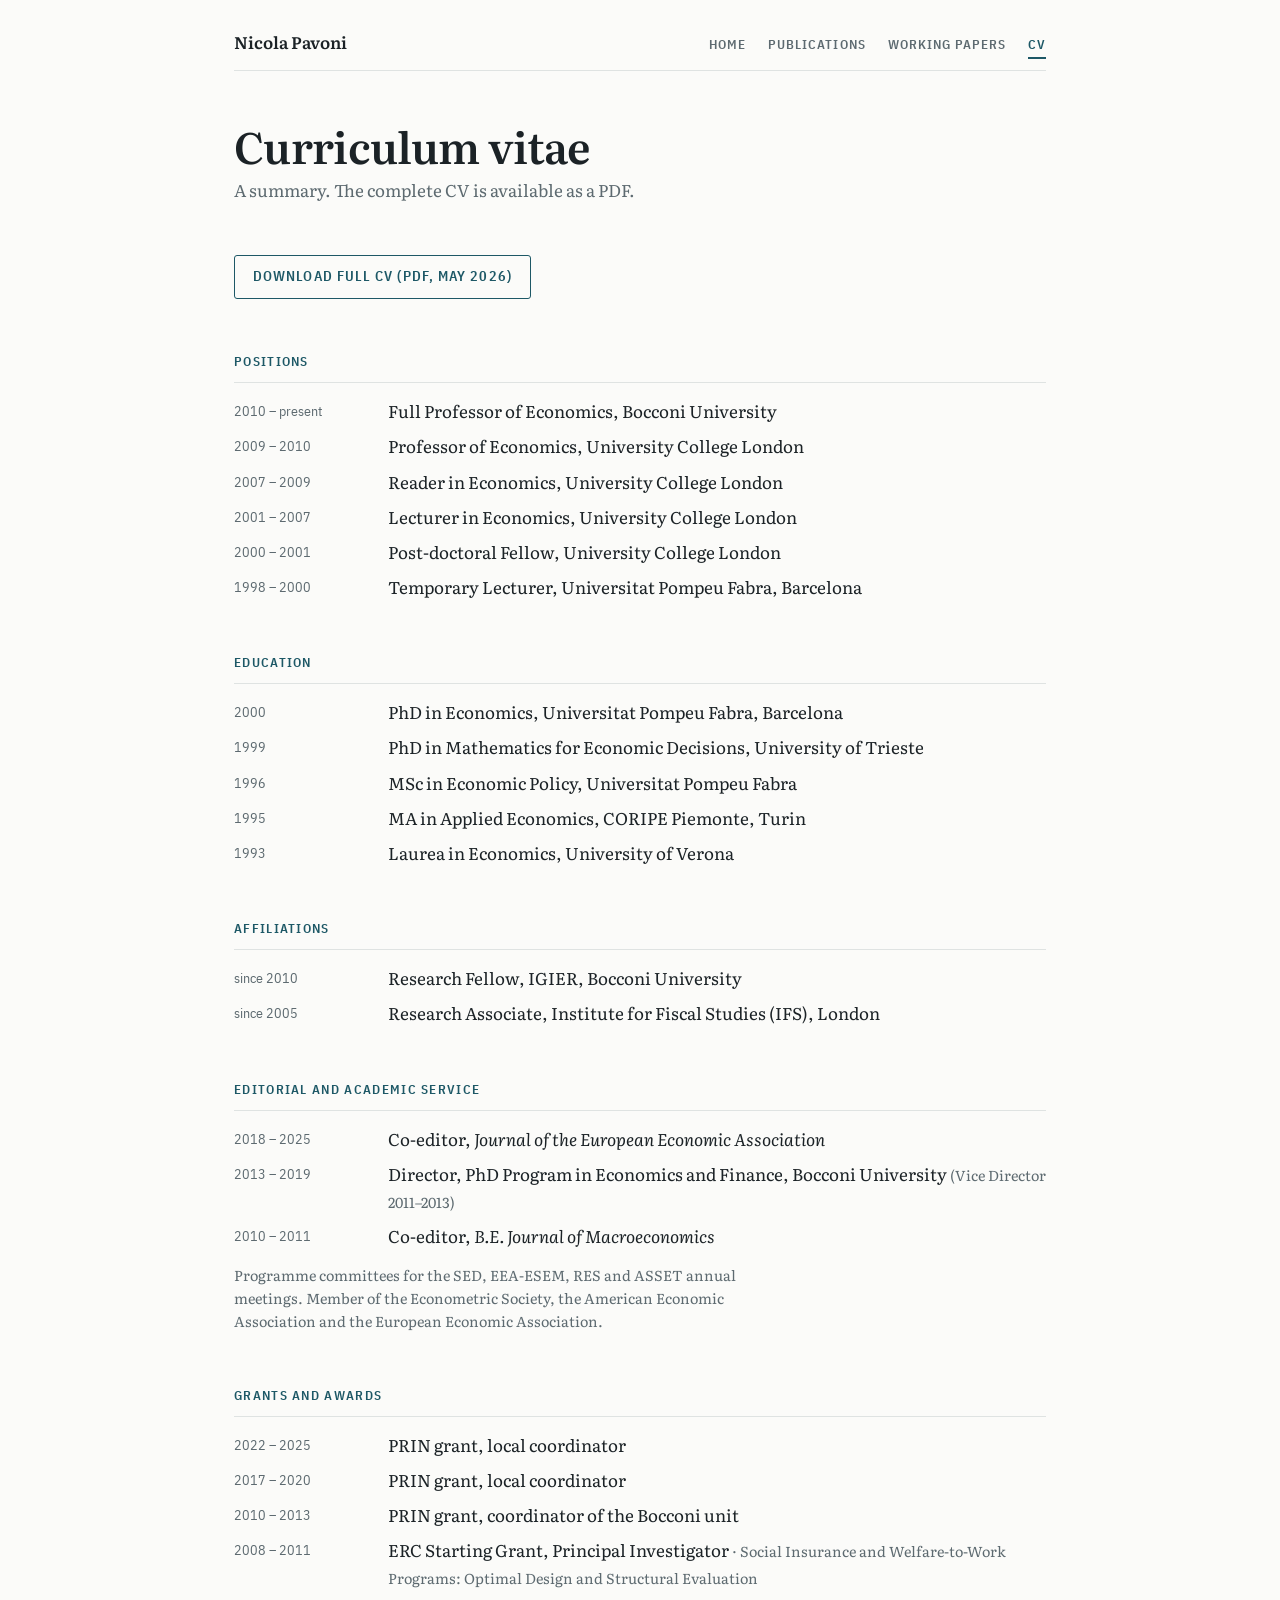
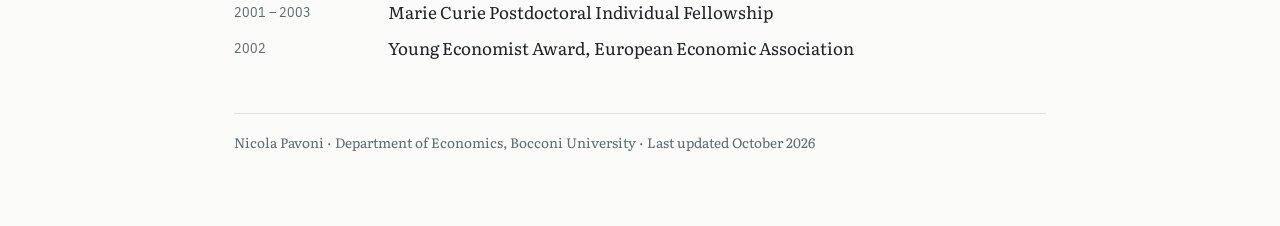
<file: cv.html>
<!doctype html>
<html lang="en">
<head>
<meta charset="utf-8">
<meta name="viewport" content="width=device-width, initial-scale=1, viewport-fit=cover">
<title>CV · Nicola Pavoni</title>
<meta name="description" content="Curriculum vitae of Nicola Pavoni, Bocconi University.">
<link rel="preconnect" href="https://fonts.googleapis.com">
<link rel="preconnect" href="https://fonts.gstatic.com" crossorigin>
<link rel="stylesheet" href="https://fonts.googleapis.com/css2?family=Literata:ital,opsz,wght@0,7..72,400;0,7..72,600;1,7..72,400&family=IBM+Plex+Sans+Condensed:wght@500;600&display=swap">
<link rel="stylesheet" href="style.css">
</head>
<body>
<div class="page">
  <nav class="topnav" aria-label="Site">
    <a class="name" href="index.html">Nicola Pavoni</a>
    <ul><li><a href="index.html">Home</a></li><li><a href="publications.html">Publications</a></li><li><a href="working-papers.html">Working papers</a></li><li><a href="cv.html" aria-current="page">CV</a></li></ul>
  </nav>
  <div class="pagehead"><h1>Curriculum vitae</h1><p>A summary. The complete CV is available as a PDF.</p></div>
  <a class="btn" href="cv.pdf">Download full CV (PDF, May 2026)</a>

  <section>
    <h2>Positions</h2>
    <dl class="rows">
      <dt>2010 – present</dt><dd>Full Professor of Economics, Bocconi University</dd>
      <dt>2009 – 2010</dt><dd>Professor of Economics, University College London</dd>
      <dt>2007 – 2009</dt><dd>Reader in Economics, University College London</dd>
      <dt>2001 – 2007</dt><dd>Lecturer in Economics, University College London</dd>
      <dt>2000 – 2001</dt><dd>Post-doctoral Fellow, University College London</dd>
      <dt>1998 – 2000</dt><dd>Temporary Lecturer, Universitat Pompeu Fabra, Barcelona</dd>
    </dl>
  </section>

  <section>
    <h2>Education</h2>
    <dl class="rows">
      <dt>2000</dt><dd>PhD in Economics, Universitat Pompeu Fabra, Barcelona</dd>
      <dt>1999</dt><dd>PhD in Mathematics for Economic Decisions, University of Trieste</dd>
      <dt>1996</dt><dd>MSc in Economic Policy, Universitat Pompeu Fabra</dd>
      <dt>1995</dt><dd>MA in Applied Economics, CORIPE Piemonte, Turin</dd>
      <dt>1993</dt><dd>Laurea in Economics, University of Verona</dd>
    </dl>
  </section>

  <section>
    <h2>Affiliations</h2>
    <dl class="rows">
      <dt>since 2010</dt><dd>Research Fellow, IGIER, Bocconi University</dd>
      <dt>since 2005</dt><dd>Research Associate, Institute for Fiscal Studies (IFS), London</dd>
    </dl>
  </section>

  <section>
    <h2>Editorial and academic service</h2>
    <dl class="rows">
      <dt>2018 – 2025</dt><dd>Co-editor, <em>Journal of the European Economic Association</em></dd>
      <dt>2013 – 2019</dt><dd>Director, PhD Program in Economics and Finance, Bocconi University <small>(Vice Director 2011–2013)</small></dd>
      <dt>2010 – 2011</dt><dd>Co-editor, <em>B.E. Journal of Macroeconomics</em></dd>
    </dl>
    <p class="note">Programme committees for the SED, EEA-ESEM, RES and ASSET annual meetings. Member of the Econometric Society, the American Economic Association and the European Economic Association.</p>
  </section>

  <section>
    <h2>Grants and awards</h2>
    <dl class="rows">
      <dt>2022 – 2025</dt><dd>PRIN grant, local coordinator</dd>
      <dt>2017 – 2020</dt><dd>PRIN grant, local coordinator</dd>
      <dt>2010 – 2013</dt><dd>PRIN grant, coordinator of the Bocconi unit</dd>
      <dt>2008 – 2011</dt><dd>ERC Starting Grant, Principal Investigator <small>· Social Insurance and Welfare-to-Work Programs: Optimal Design and Structural Evaluation</small></dd>
      <dt>2001 – 2003</dt><dd>Marie Curie Postdoctoral Individual Fellowship</dd>
      <dt>2002</dt><dd>Young Economist Award, European Economic Association</dd>
    </dl>
  </section>
  <footer>Nicola Pavoni · Department of Economics, Bocconi University · Last updated October 2026</footer>
</div>
</body>
</html>
</file>
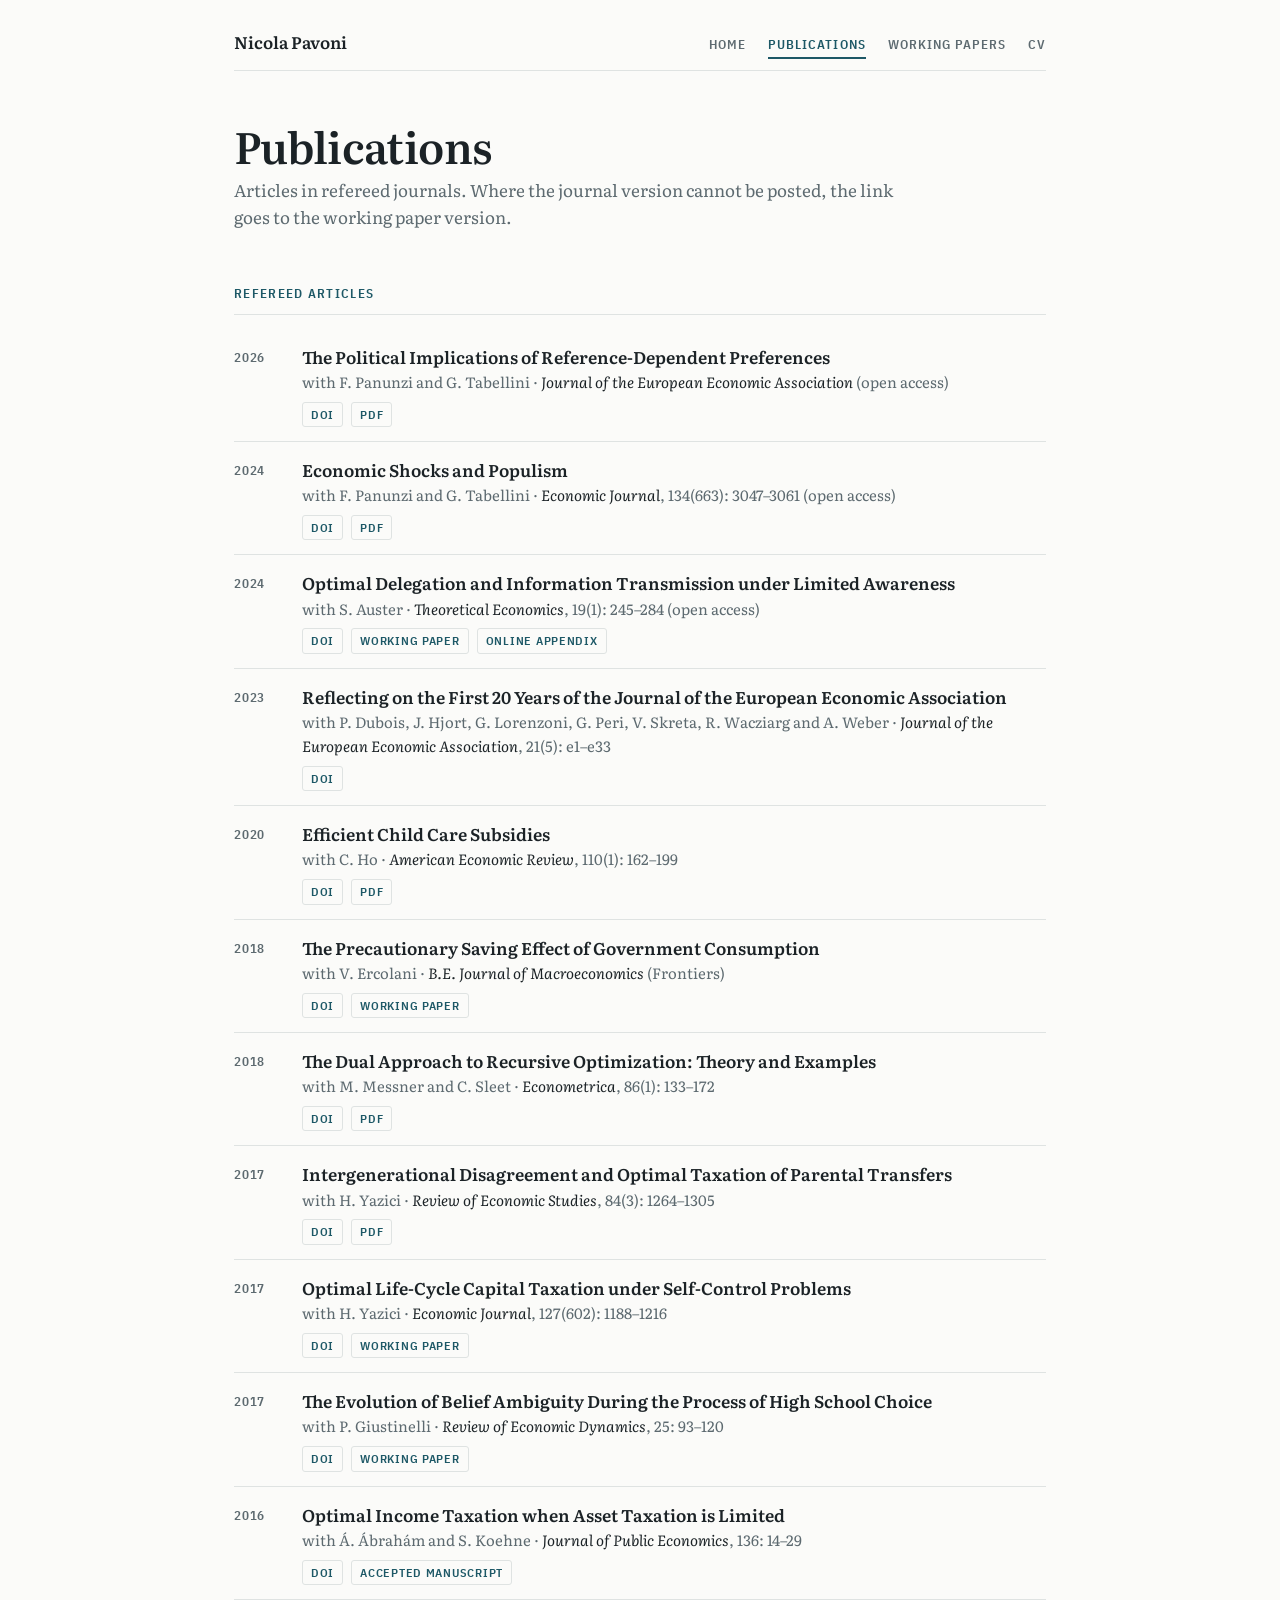
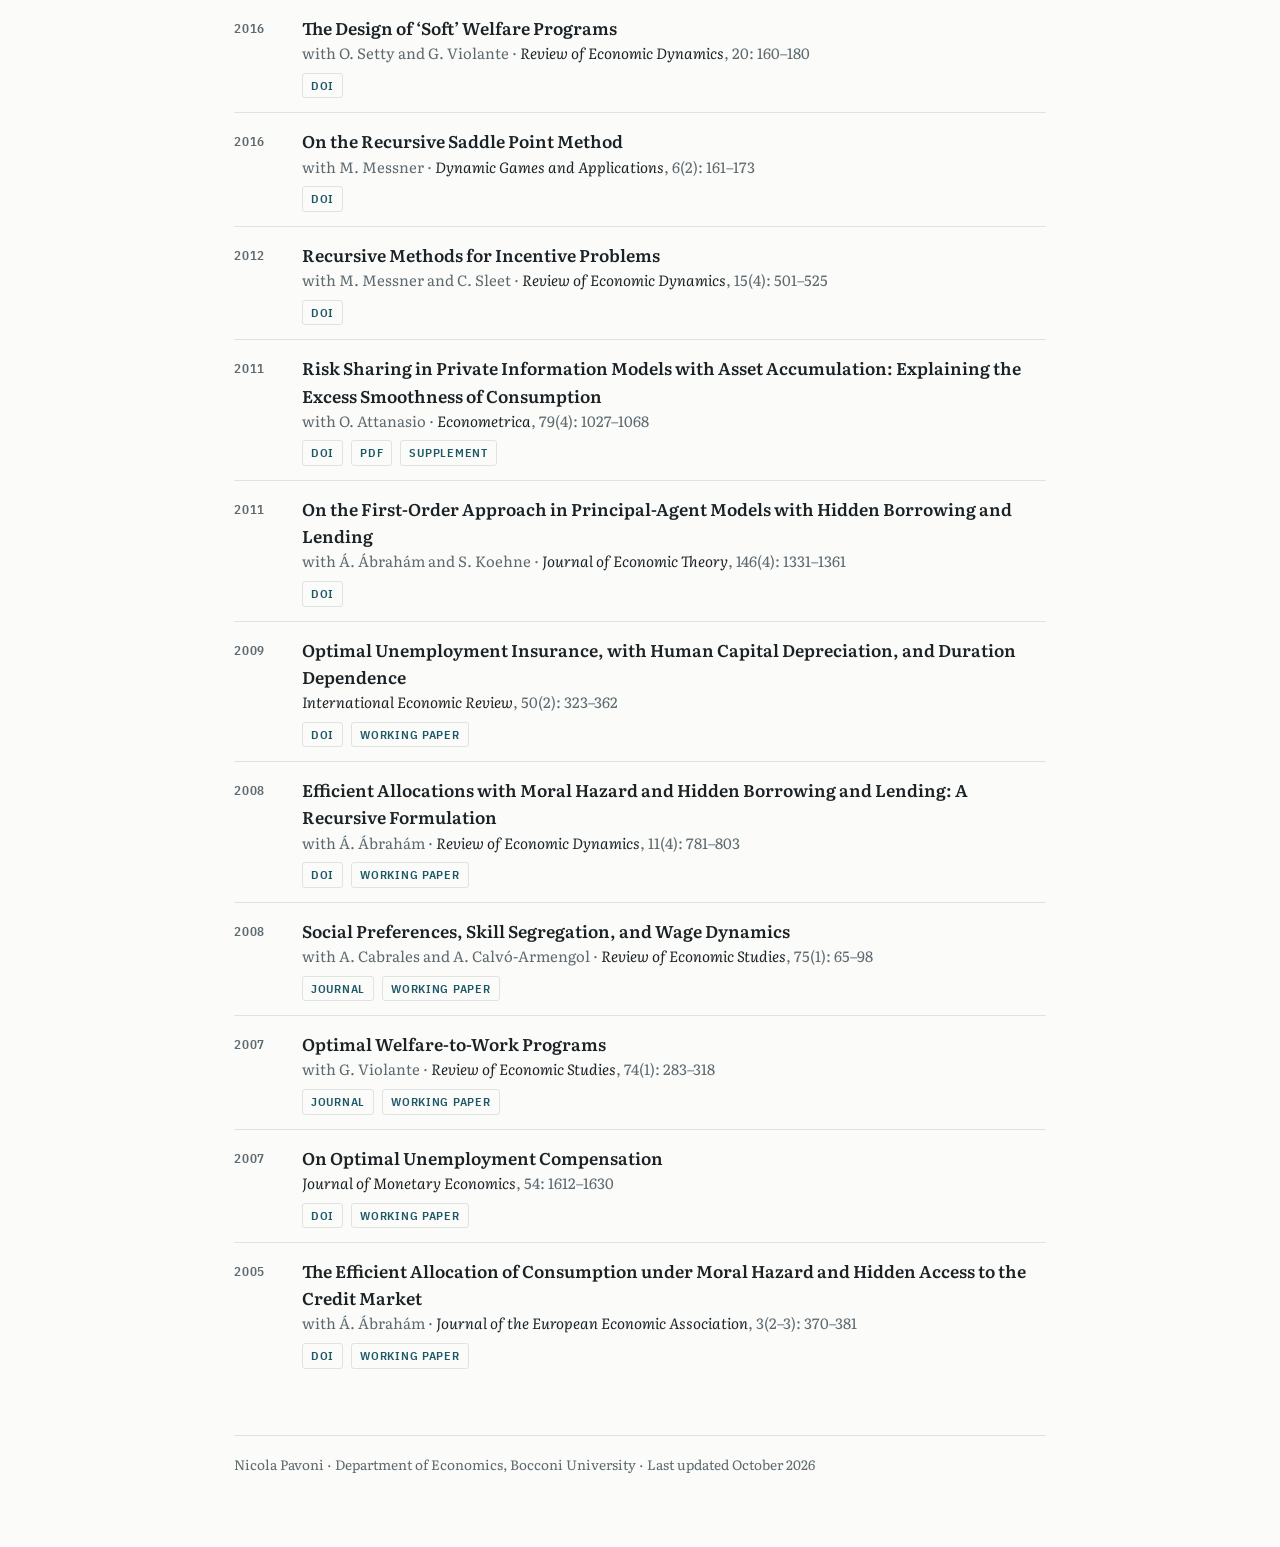
<file: publications.html>
<!doctype html>
<html lang="en">
<head>
<meta charset="utf-8">
<meta name="viewport" content="width=device-width, initial-scale=1, viewport-fit=cover">
<title>Publications · Nicola Pavoni</title>
<meta name="description" content="Publications of Nicola Pavoni, Bocconi University.">
<link rel="preconnect" href="https://fonts.googleapis.com">
<link rel="preconnect" href="https://fonts.gstatic.com" crossorigin>
<link rel="stylesheet" href="https://fonts.googleapis.com/css2?family=Literata:ital,opsz,wght@0,7..72,400;0,7..72,600;1,7..72,400&family=IBM+Plex+Sans+Condensed:wght@500;600&display=swap">
<link rel="stylesheet" href="style.css">
</head>
<body>
<div class="page">
  <nav class="topnav" aria-label="Site">
    <a class="name" href="index.html">Nicola Pavoni</a>
    <ul><li><a href="index.html">Home</a></li><li><a href="publications.html" aria-current="page">Publications</a></li><li><a href="working-papers.html">Working papers</a></li><li><a href="cv.html">CV</a></li></ul>
  </nav>
  <div class="pagehead"><h1>Publications</h1><p>Articles in refereed journals. Where the journal version cannot be posted, the link goes to the working paper version.</p></div>
  <section>
    <h2>Refereed articles</h2>
    <ol class="papers">
      <li><span class="yr">2026</span><div><span class="t"><a href="https://doi.org/10.1093/jeea/jvag028">The Political Implications of Reference-Dependent Preferences</a></span><span class="m">with F. Panunzi and G. Tabellini · <em>Journal of the European Economic Association</em> (open access)</span><div class="links"><a href="https://doi.org/10.1093/jeea/jvag028">DOI</a><a href="papers/pavoni_panunzi_tabellini_jeea2026.pdf">PDF</a></div></div></li>
      <li><span class="yr">2024</span><div><span class="t"><a href="https://doi.org/10.1093/ej/ueae042">Economic Shocks and Populism</a></span><span class="m">with F. Panunzi and G. Tabellini · <em>Economic Journal</em>, 134(663): 3047–3061 (open access)</span><div class="links"><a href="https://doi.org/10.1093/ej/ueae042">DOI</a><a href="papers/panunzi_pavoni_tabellini_ej2024.pdf">PDF</a></div></div></li>
      <li><span class="yr">2024</span><div><span class="t"><a href="https://doi.org/10.3982/TE5117">Optimal Delegation and Information Transmission under Limited Awareness</a></span><span class="m">with S. Auster · <em>Theoretical Economics</em>, 19(1): 245–284 (open access)</span><div class="links"><a href="https://doi.org/10.3982/TE5117">DOI</a><a href="https://didattica.unibocconi.it/mypage/upload/50856_20210121_044352_UNAWARENESS-MAIN.PDF">Working paper</a><a href="https://didattica.unibocconi.it/mypage/upload/50856_20210121_044410_ONLINEAPPENDIX.PDF">Online appendix</a></div></div></li>
      <li><span class="yr">2023</span><div><span class="t"><a href="https://doi.org/10.1093/jeea/jvad045">Reflecting on the First 20 Years of the Journal of the European Economic Association</a></span><span class="m">with P. Dubois, J. Hjort, G. Lorenzoni, G. Peri, V. Skreta, R. Wacziarg and A. Weber · <em>Journal of the European Economic Association</em>, 21(5): e1–e33</span><div class="links"><a href="https://doi.org/10.1093/jeea/jvad045">DOI</a></div></div></li>
      <li><span class="yr">2020</span><div><span class="t"><a href="https://doi.org/10.1257/aer.20170581">Efficient Child Care Subsidies</a></span><span class="m">with C. Ho · <em>American Economic Review</em>, 110(1): 162–199</span><div class="links"><a href="https://doi.org/10.1257/aer.20170581">DOI</a><a href="papers/ho_pavoni_aer2020.pdf">PDF</a></div></div></li>
      <li><span class="yr">2018</span><div><span class="t"><a href="https://doi.org/10.1515/bejm-2017-0147">The Precautionary Saving Effect of Government Consumption</a></span><span class="m">with V. Ercolani · <em>B.E. Journal of Macroeconomics</em> (Frontiers)</span><div class="links"><a href="https://doi.org/10.1515/bejm-2017-0147">DOI</a><a href="papers/ercolani_pavoni_precautionary_wp.pdf">Working paper</a></div></div></li>
      <li><span class="yr">2018</span><div><span class="t"><a href="https://doi.org/10.3982/ECTA11905">The Dual Approach to Recursive Optimization: Theory and Examples</a></span><span class="m">with M. Messner and C. Sleet · <em>Econometrica</em>, 86(1): 133–172</span><div class="links"><a href="https://doi.org/10.3982/ECTA11905">DOI</a><a href="papers/pavoni_sleet_messner_ecta2018.pdf">PDF</a></div></div></li>
      <li><span class="yr">2017</span><div><span class="t"><a href="https://doi.org/10.1093/restud/rdw036">Intergenerational Disagreement and Optimal Taxation of Parental Transfers</a></span><span class="m">with H. Yazici · <em>Review of Economic Studies</em>, 84(3): 1264–1305</span><div class="links"><a href="https://doi.org/10.1093/restud/rdw036">DOI</a><a href="papers/pavoni_yazici_restud2017.pdf">PDF</a></div></div></li>
      <li><span class="yr">2017</span><div><span class="t"><a href="https://doi.org/10.1111/ecoj.12323">Optimal Life-Cycle Capital Taxation under Self-Control Problems</a></span><span class="m">with H. Yazici · <em>Economic Journal</em>, 127(602): 1188–1216</span><div class="links"><a href="https://doi.org/10.1111/ecoj.12323">DOI</a><a href="papers/pavoni_yazici_selfcontrol_wp.pdf">Working paper</a></div></div></li>
      <li><span class="yr">2017</span><div><span class="t"><a href="https://doi.org/10.1016/j.red.2017.01.002">The Evolution of Belief Ambiguity During the Process of High School Choice</a></span><span class="m">with P. Giustinelli · <em>Review of Economic Dynamics</em>, 25: 93–120</span><div class="links"><a href="https://doi.org/10.1016/j.red.2017.01.002">DOI</a><a href="https://didattica.unibocconi.it/mypage/upload/50856_20160404_102014_574.PDF">Working paper</a></div></div></li>
      <li><span class="yr">2016</span><div><span class="t"><a href="https://doi.org/10.1016/j.jpubeco.2016.02.003">Optimal Income Taxation when Asset Taxation is Limited</a></span><span class="m">with Á. Ábrahám and S. Koehne · <em>Journal of Public Economics</em>, 136: 14–29</span><div class="links"><a href="https://doi.org/10.1016/j.jpubeco.2016.02.003">DOI</a><a href="papers/abraham_koehne_pavoni_jpube2016_accepted.pdf">Accepted manuscript</a></div></div></li>
      <li><span class="yr">2016</span><div><span class="t"><a href="https://doi.org/10.1016/j.red.2015.01.001">The Design of ‘Soft’ Welfare Programs</a></span><span class="m">with O. Setty and G. Violante · <em>Review of Economic Dynamics</em>, 20: 160–180</span><div class="links"><a href="https://doi.org/10.1016/j.red.2015.01.001">DOI</a></div></div></li>
      <li><span class="yr">2016</span><div><span class="t"><a href="https://doi.org/10.1007/s13235-015-0137-3">On the Recursive Saddle Point Method</a></span><span class="m">with M. Messner · <em>Dynamic Games and Applications</em>, 6(2): 161–173</span><div class="links"><a href="https://doi.org/10.1007/s13235-015-0137-3">DOI</a></div></div></li>
      <li><span class="yr">2012</span><div><span class="t"><a href="https://doi.org/10.1016/j.red.2012.07.002">Recursive Methods for Incentive Problems</a></span><span class="m">with M. Messner and C. Sleet · <em>Review of Economic Dynamics</em>, 15(4): 501–525</span><div class="links"><a href="https://doi.org/10.1016/j.red.2012.07.002">DOI</a></div></div></li>
      <li><span class="yr">2011</span><div><span class="t"><a href="https://doi.org/10.3982/ECTA7063">Risk Sharing in Private Information Models with Asset Accumulation: Explaining the Excess Smoothness of Consumption</a></span><span class="m">with O. Attanasio · <em>Econometrica</em>, 79(4): 1027–1068</span><div class="links"><a href="https://doi.org/10.3982/ECTA7063">DOI</a><a href="papers/attanasio_pavoni_ecta2011.pdf">PDF</a><a href="papers/attanasio_pavoni_ecta2011_supplement.pdf">Supplement</a></div></div></li>
      <li><span class="yr">2011</span><div><span class="t"><a href="https://doi.org/10.1016/j.jet.2011.03.002">On the First-Order Approach in Principal-Agent Models with Hidden Borrowing and Lending</a></span><span class="m">with Á. Ábrahám and S. Koehne · <em>Journal of Economic Theory</em>, 146(4): 1331–1361</span><div class="links"><a href="https://doi.org/10.1016/j.jet.2011.03.002">DOI</a></div></div></li>
      <li><span class="yr">2009</span><div><span class="t"><a href="https://doi.org/10.1111/j.1468-2354.2009.00532.x">Optimal Unemployment Insurance, with Human Capital Depreciation, and Duration Dependence</a></span><span class="m"><em>International Economic Review</em>, 50(2): 323–362</span><div class="links"><a href="https://doi.org/10.1111/j.1468-2354.2009.00532.x">DOI</a><a href="papers/pavoni_human_capital_wp.pdf">Working paper</a></div></div></li>
      <li><span class="yr">2008</span><div><span class="t"><a href="https://doi.org/10.1016/j.red.2008.05.001">Efficient Allocations with Moral Hazard and Hidden Borrowing and Lending: A Recursive Formulation</a></span><span class="m">with Á. Ábrahám · <em>Review of Economic Dynamics</em>, 11(4): 781–803</span><div class="links"><a href="https://doi.org/10.1016/j.red.2008.05.001">DOI</a><a href="papers/abraham_pavoni_hidden_bl_wp.pdf">Working paper</a></div></div></li>
      <li><span class="yr">2008</span><div><span class="t"><a href="https://academic.oup.com/restud/article-abstract/75/1/65/1630491">Social Preferences, Skill Segregation, and Wage Dynamics</a></span><span class="m">with A. Cabrales and A. Calvó-Armengol · <em>Review of Economic Studies</em>, 75(1): 65–98</span><div class="links"><a href="https://academic.oup.com/restud/article-abstract/75/1/65/1630491">Journal</a><a href="papers/cabrales_calvo_pavoni_wp.pdf">Working paper</a></div></div></li>
      <li><span class="yr">2007</span><div><span class="t"><a href="https://academic.oup.com/restud/article/74/1/283/1596863">Optimal Welfare-to-Work Programs</a></span><span class="m">with G. Violante · <em>Review of Economic Studies</em>, 74(1): 283–318</span><div class="links"><a href="https://academic.oup.com/restud/article/74/1/283/1596863">Journal</a><a href="papers/pavoni_violante_wtw_wp.pdf">Working paper</a></div></div></li>
      <li><span class="yr">2007</span><div><span class="t"><a href="https://doi.org/10.1016/j.jmoneco.2006.06.006">On Optimal Unemployment Compensation</a></span><span class="m"><em>Journal of Monetary Economics</em>, 54: 1612–1630</span><div class="links"><a href="https://doi.org/10.1016/j.jmoneco.2006.06.006">DOI</a><a href="papers/pavoni_unemployment_compensation_wp.pdf">Working paper</a></div></div></li>
      <li><span class="yr">2005</span><div><span class="t"><a href="https://doi.org/10.1162/jeea.2005.3.2-3.370">The Efficient Allocation of Consumption under Moral Hazard and Hidden Access to the Credit Market</a></span><span class="m">with Á. Ábrahám · <em>Journal of the European Economic Association</em>, 3(2–3): 370–381</span><div class="links"><a href="https://doi.org/10.1162/jeea.2005.3.2-3.370">DOI</a><a href="papers/abraham_pavoni_jeea2005_wp.pdf">Working paper</a></div></div></li>
    </ol>
  </section>
  <footer>Nicola Pavoni · Department of Economics, Bocconi University · Last updated October 2026</footer>
</div>
</body>
</html>
</file>
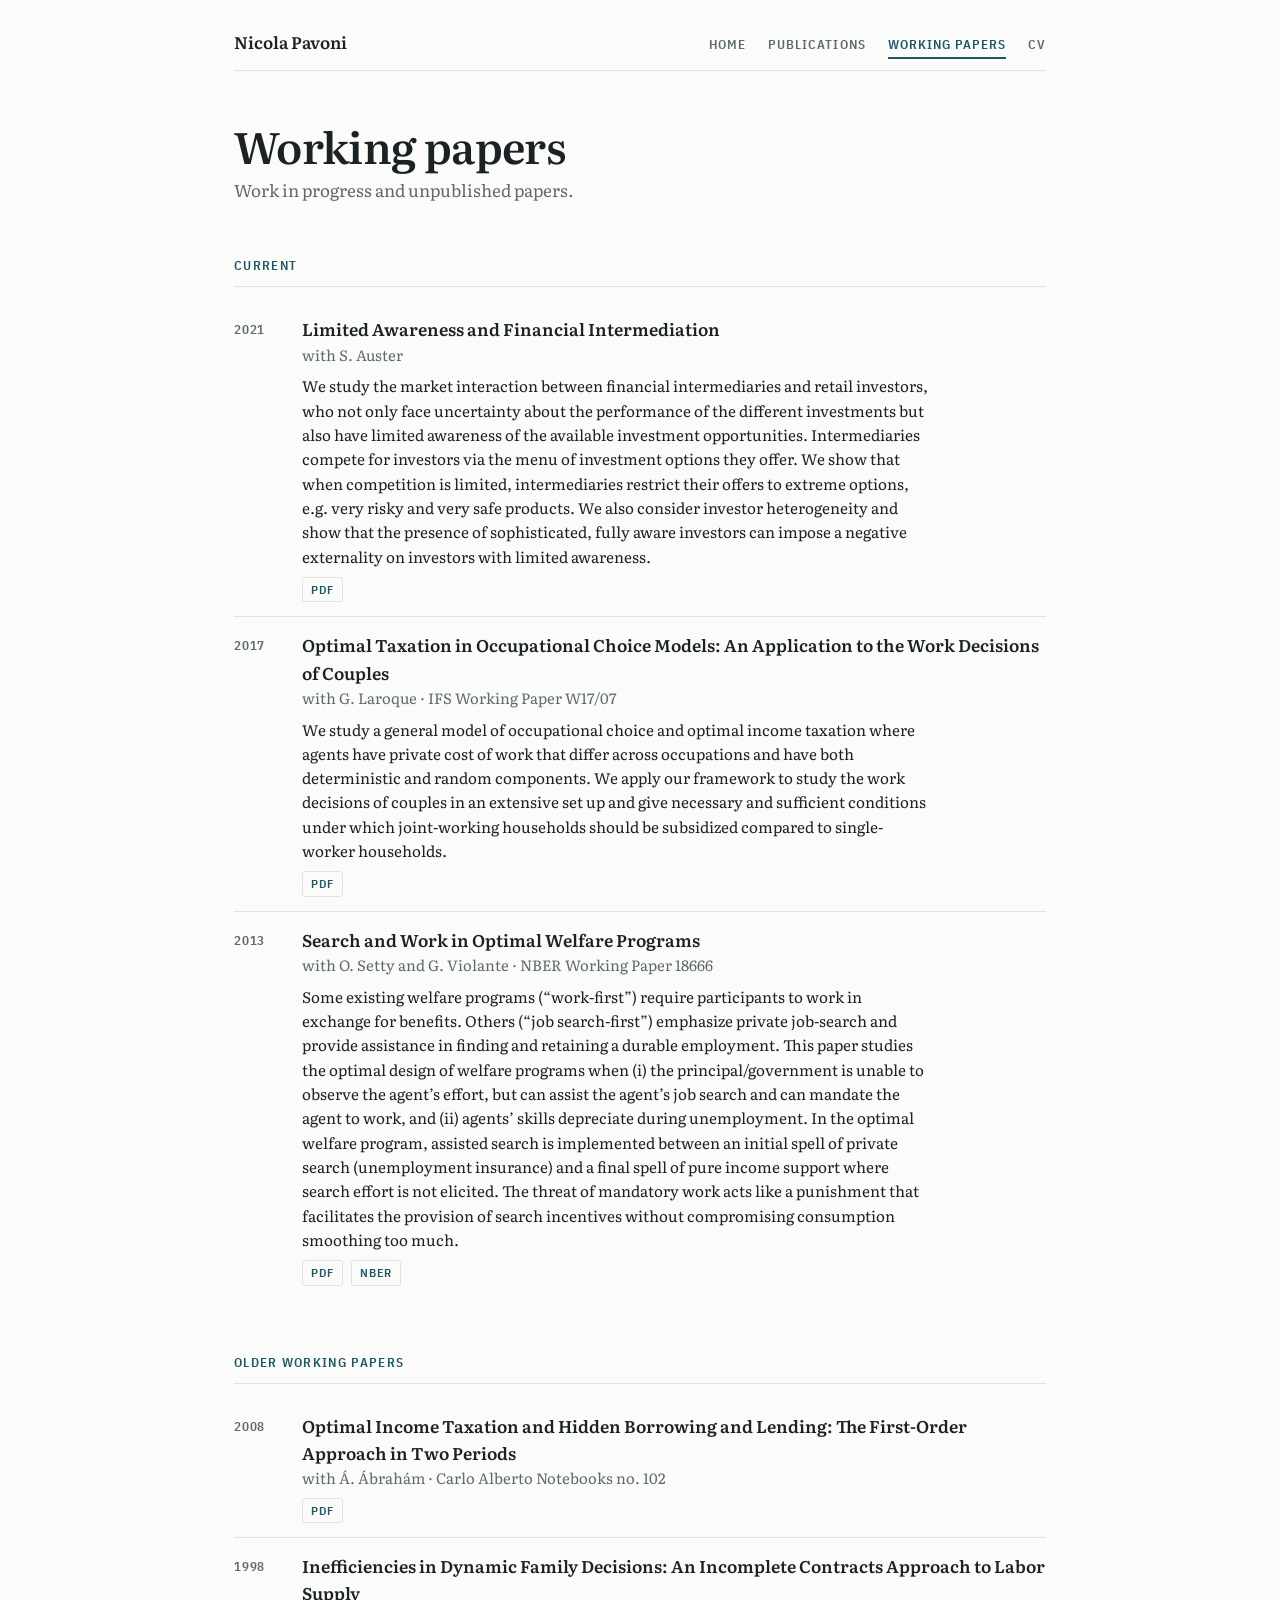
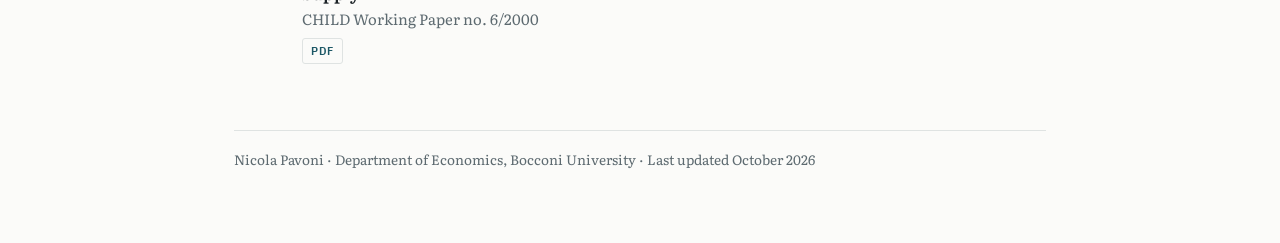
<file: working-papers.html>
<!doctype html>
<html lang="en">
<head>
<meta charset="utf-8">
<meta name="viewport" content="width=device-width, initial-scale=1, viewport-fit=cover">
<title>Working Papers · Nicola Pavoni</title>
<meta name="description" content="Working papers of Nicola Pavoni, Bocconi University.">
<link rel="preconnect" href="https://fonts.googleapis.com">
<link rel="preconnect" href="https://fonts.gstatic.com" crossorigin>
<link rel="stylesheet" href="https://fonts.googleapis.com/css2?family=Literata:ital,opsz,wght@0,7..72,400;0,7..72,600;1,7..72,400&family=IBM+Plex+Sans+Condensed:wght@500;600&display=swap">
<link rel="stylesheet" href="style.css">
</head>
<body>
<div class="page">
  <nav class="topnav" aria-label="Site">
    <a class="name" href="index.html">Nicola Pavoni</a>
    <ul><li><a href="index.html">Home</a></li><li><a href="publications.html">Publications</a></li><li><a href="working-papers.html" aria-current="page">Working papers</a></li><li><a href="cv.html">CV</a></li></ul>
  </nav>
  <div class="pagehead"><h1>Working papers</h1><p>Work in progress and unpublished papers.</p></div>
  <section>
    <h2>Current</h2>
    <ol class="papers">
      <li><span class="yr">2021</span><div><span class="t">Limited Awareness and Financial Intermediation</span><span class="m">with S. Auster</span><p class="abs">We study the market interaction between financial intermediaries and retail investors, who not only face uncertainty about the performance of the different investments but also have limited awareness of the available investment opportunities. Intermediaries compete for investors via the menu of investment options they offer. We show that when competition is limited, intermediaries restrict their offers to extreme options, e.g. very risky and very safe products. We also consider investor heterogeneity and show that the presence of sophisticated, fully aware investors can impose a negative externality on investors with limited awareness.</p><div class="links"><a href="https://didattica.unibocconi.it/mypage/upload/50856_20210115_052824_FINANCE_UNAWARENESS-NEW.PDF">PDF</a></div></div></li>
      <li><span class="yr">2017</span><div><span class="t">Optimal Taxation in Occupational Choice Models: An Application to the Work Decisions of Couples</span><span class="m">with G. Laroque · IFS Working Paper W17/07</span><p class="abs">We study a general model of occupational choice and optimal income taxation where agents have private cost of work that differ across occupations and have both deterministic and random components. We apply our framework to study the work decisions of couples in an extensive set up and give necessary and sufficient conditions under which joint-working households should be subsidized compared to single-worker households.</p><div class="links"><a href="papers/laroque_pavoni_ifs_wp1707.pdf">PDF</a></div></div></li>
      <li><span class="yr">2013</span><div><span class="t">Search and Work in Optimal Welfare Programs</span><span class="m">with O. Setty and G. Violante · NBER Working Paper 18666</span><p class="abs">Some existing welfare programs (“work-first”) require participants to work in exchange for benefits. Others (“job search-first”) emphasize private job-search and provide assistance in finding and retaining a durable employment. This paper studies the optimal design of welfare programs when (i) the principal/government is unable to observe the agent’s effort, but can assist the agent’s job search and can mandate the agent to work, and (ii) agents’ skills depreciate during unemployment. In the optimal welfare program, assisted search is implemented between an initial spell of private search (unemployment insurance) and a final spell of pure income support where search effort is not elicited. The threat of mandatory work acts like a punishment that facilitates the provision of search incentives without compromising consumption smoothing too much.</p><div class="links"><a href="papers/pavoni_setty_violante_nber18666.pdf">PDF</a><a href="https://www.nber.org/papers/w18666">NBER</a></div></div></li>
    </ol>
  </section>
  <section>
    <h2>Older working papers</h2>
    <ol class="papers">
      <li><span class="yr">2008</span><div><span class="t">Optimal Income Taxation and Hidden Borrowing and Lending: The First-Order Approach in Two Periods</span><span class="m">with Á. Ábrahám · Carlo Alberto Notebooks no. 102</span><div class="links"><a href="papers/abraham_pavoni_foa_two_periods.pdf">PDF</a></div></div></li>
      <li><span class="yr">1998</span><div><span class="t">Inefficiencies in Dynamic Family Decisions: An Incomplete Contracts Approach to Labor Supply</span><span class="m">CHILD Working Paper no. 6/2000</span><div class="links"><a href="papers/pavoni_family_decisions_wp.pdf">PDF</a></div></div></li>
    </ol>
  </section>
  <footer>Nicola Pavoni · Department of Economics, Bocconi University · Last updated October 2026</footer>
</div>
</body>
</html>
</file>
<file: style.css>
/* Nicola Pavoni — shared styles.
   Layout: one calm column with a slim top navigation; sections separated by hairlines. */
:root {
  --bg: #fbfbf9;
  --fg: #1b2226;
  --muted: #5d6a70;
  --rule: #dfe3e2;
  --accent: #1d5866;
  --accent-soft: #e6eff0;
  --tile: #ffffff;
  --serif: "Literata", Georgia, "Times New Roman", serif;
  --label: "IBM Plex Sans Condensed", "Arial Narrow", system-ui, sans-serif;
  color-scheme: light;
}
@media (prefers-color-scheme: dark) {
  :root:not([data-theme="light"]) {
    --bg: #121719; --fg: #e3e7e6; --muted: #98a5a9; --rule: #2a3336;
    --accent: #7fc0cc; --accent-soft: #1b2a2e; --tile: #182023; color-scheme: dark;
  }
}
:root[data-theme="dark"] {
  --bg: #121719; --fg: #e3e7e6; --muted: #98a5a9; --rule: #2a3336;
  --accent: #7fc0cc; --accent-soft: #1b2a2e; --tile: #182023; color-scheme: dark;
}

* { box-sizing: border-box; }
body { margin: 0; background: var(--bg); color: var(--fg); font-family: var(--serif); font-size: 17px; line-height: 1.6; }
a { color: var(--accent); text-decoration-thickness: 1px; text-underline-offset: 3px; }
a:hover { text-decoration-thickness: 2px; }
a:focus-visible { outline: 2px solid var(--accent); outline-offset: 3px; border-radius: 2px; }

.page { max-width: 860px; margin: 0 auto; padding-inline: 24px; padding-block: 28px 72px; display: grid; gap: 52px; }

/* Top navigation */
.topnav { display: flex; flex-wrap: wrap; align-items: baseline; justify-content: space-between; gap: 10px 24px; padding-bottom: 14px; border-bottom: 1px solid var(--rule); }
.topnav .name { font-weight: 600; font-size: 1.05rem; color: var(--fg); text-decoration: none; }
.topnav ul { display: flex; flex-wrap: wrap; gap: 6px 22px; list-style: none; margin: 0; padding: 0; }
.topnav ul a { font-family: var(--label); text-transform: uppercase; letter-spacing: 0.08em; font-size: 0.8rem; font-weight: 600; color: var(--muted); text-decoration: none; padding-block: 4px; border-bottom: 2px solid transparent; }
.topnav ul a:hover { color: var(--accent); }
.topnav ul a[aria-current="page"] { color: var(--accent); border-bottom-color: var(--accent); }

/* Home header */
header.hero { display: grid; grid-template-columns: 180px minmax(0, 1fr); gap: 36px; align-items: center; }
.portrait { width: 180px; aspect-ratio: 4 / 5; max-width: 100%; object-fit: cover; object-position: center 30%; border-radius: 4px; background: var(--accent-soft); display: block; }
h1 { font-size: clamp(2rem, 5vw, 2.7rem); line-height: 1.05; font-weight: 600; margin: 0 0 12px; letter-spacing: -0.015em; text-wrap: balance; }
.role { margin: 0; font-size: 1.08rem; }
.role span { color: var(--muted); }
.affil { margin: 14px 0 0; display: flex; flex-wrap: wrap; gap: 8px; padding: 0; list-style: none; }
.affil li { font-family: var(--label); font-size: 0.8rem; letter-spacing: 0.04em; background: var(--accent-soft); padding: 4px 10px; border-radius: 3px; }

/* Inner page title */
.pagehead { display: grid; gap: 8px; }
.pagehead h1 { margin: 0; }
.pagehead p { color: var(--muted); }

/* Sections */
section { display: grid; gap: 14px; }
h2 { font-family: var(--label); text-transform: uppercase; letter-spacing: 0.1em; font-size: 0.82rem; font-weight: 600; color: var(--accent); margin: 0; padding-bottom: 10px; border-bottom: 1px solid var(--rule); }
p { margin: 0; max-width: 66ch; }
.lede { font-size: 1.18rem; line-height: 1.55; }

dl.rows { margin: 0; display: grid; grid-template-columns: 130px minmax(0, 1fr); gap: 8px 24px; }
dl.rows dt { font-family: var(--label); font-size: 0.86rem; color: var(--muted); padding-top: 3px; font-variant-numeric: tabular-nums; }
dl.rows dd { margin: 0; }
dl.rows dd small { color: var(--muted); font-size: 0.9rem; }

/* Paper lists */
ol.papers { list-style: none; margin: 0; padding: 0; }
.papers li { display: grid; grid-template-columns: 52px minmax(0, 1fr); gap: 16px; padding-block: 14px; border-bottom: 1px solid var(--rule); }
.papers li:last-child { border-bottom: 0; }
.yr { font-family: var(--label); font-size: 0.82rem; font-weight: 600; letter-spacing: 0.06em; color: var(--muted); padding-top: 4px; font-variant-numeric: tabular-nums; }
.t { font-weight: 600; display: block; }
.t a { color: var(--fg); text-decoration: none; }
.t a:hover { color: var(--accent); text-decoration: underline; }
.m { color: var(--muted); font-size: 0.93rem; display: block; }
.m em { color: var(--fg); }
.abs { font-size: 0.95rem; margin-top: 8px; max-width: 70ch; }
.links { display: flex; flex-wrap: wrap; gap: 6px 8px; margin-top: 8px; }
.links a { font-family: var(--label); font-size: 0.76rem; font-weight: 600; letter-spacing: 0.06em; text-transform: uppercase; text-decoration: none; color: var(--accent); border: 1px solid var(--rule); border-radius: 3px; padding: 2px 8px; }
.links a:hover { border-color: var(--accent); }
.note { font-size: 0.9rem; color: var(--muted); }

/* Link tiles */
.tiles { display: grid; grid-template-columns: repeat(3, minmax(0, 1fr)); gap: 14px; }
.tile { display: grid; gap: 6px; align-content: start; padding: 20px 20px 18px; background: var(--tile); border: 1px solid var(--rule); border-radius: 4px; text-decoration: none; color: var(--fg); transition: border-color .15s, transform .15s; }
.tile:hover { border-color: var(--accent); transform: translateY(-2px); }
.tile .k { font-family: var(--label); text-transform: uppercase; letter-spacing: 0.08em; font-size: 0.78rem; font-weight: 600; color: var(--accent); }
.tile .v { font-size: 1.12rem; font-weight: 600; }
.tile .d { font-size: 0.88rem; color: var(--muted); line-height: 1.45; }
.more { font-size: 0.93rem; color: var(--muted); }

.btn { justify-self: start; font-family: var(--label); text-transform: uppercase; letter-spacing: 0.08em; font-size: 0.85rem; font-weight: 600; display: inline-block; padding: 10px 18px; border: 1.5px solid var(--accent); color: var(--accent); text-decoration: none; border-radius: 3px; }
.btn:hover { background: var(--accent); color: var(--bg); }

.contact { display: grid; grid-template-columns: repeat(2, minmax(0, 1fr)); gap: 20px 32px; font-size: 0.97rem; }
.contact .k { font-family: var(--label); text-transform: uppercase; letter-spacing: 0.08em; font-size: 0.76rem; font-weight: 600; color: var(--muted); display: block; margin-bottom: 2px; }

footer { color: var(--muted); font-size: 0.85rem; border-top: 1px solid var(--rule); padding-top: 18px; }

@media (prefers-reduced-motion: reduce) { .tile { transition: none; } .tile:hover { transform: none; } }
@media (max-width: 700px) {
  .page { padding-inline: 18px; padding-block: 20px 56px; gap: 40px; }
  header.hero { grid-template-columns: 112px minmax(0, 1fr); gap: 20px; align-items: start; }
  .portrait { width: 112px; }
  .tiles { grid-template-columns: minmax(0, 1fr); }
  .contact { grid-template-columns: minmax(0, 1fr); }
  dl.rows { grid-template-columns: minmax(0, 1fr); gap: 0; }
  dl.rows dd { margin-bottom: 10px; }
}
@media (max-width: 420px) {
  body { font-size: 16px; }
  .papers li { grid-template-columns: minmax(0, 1fr); gap: 2px; }
}
</file>
